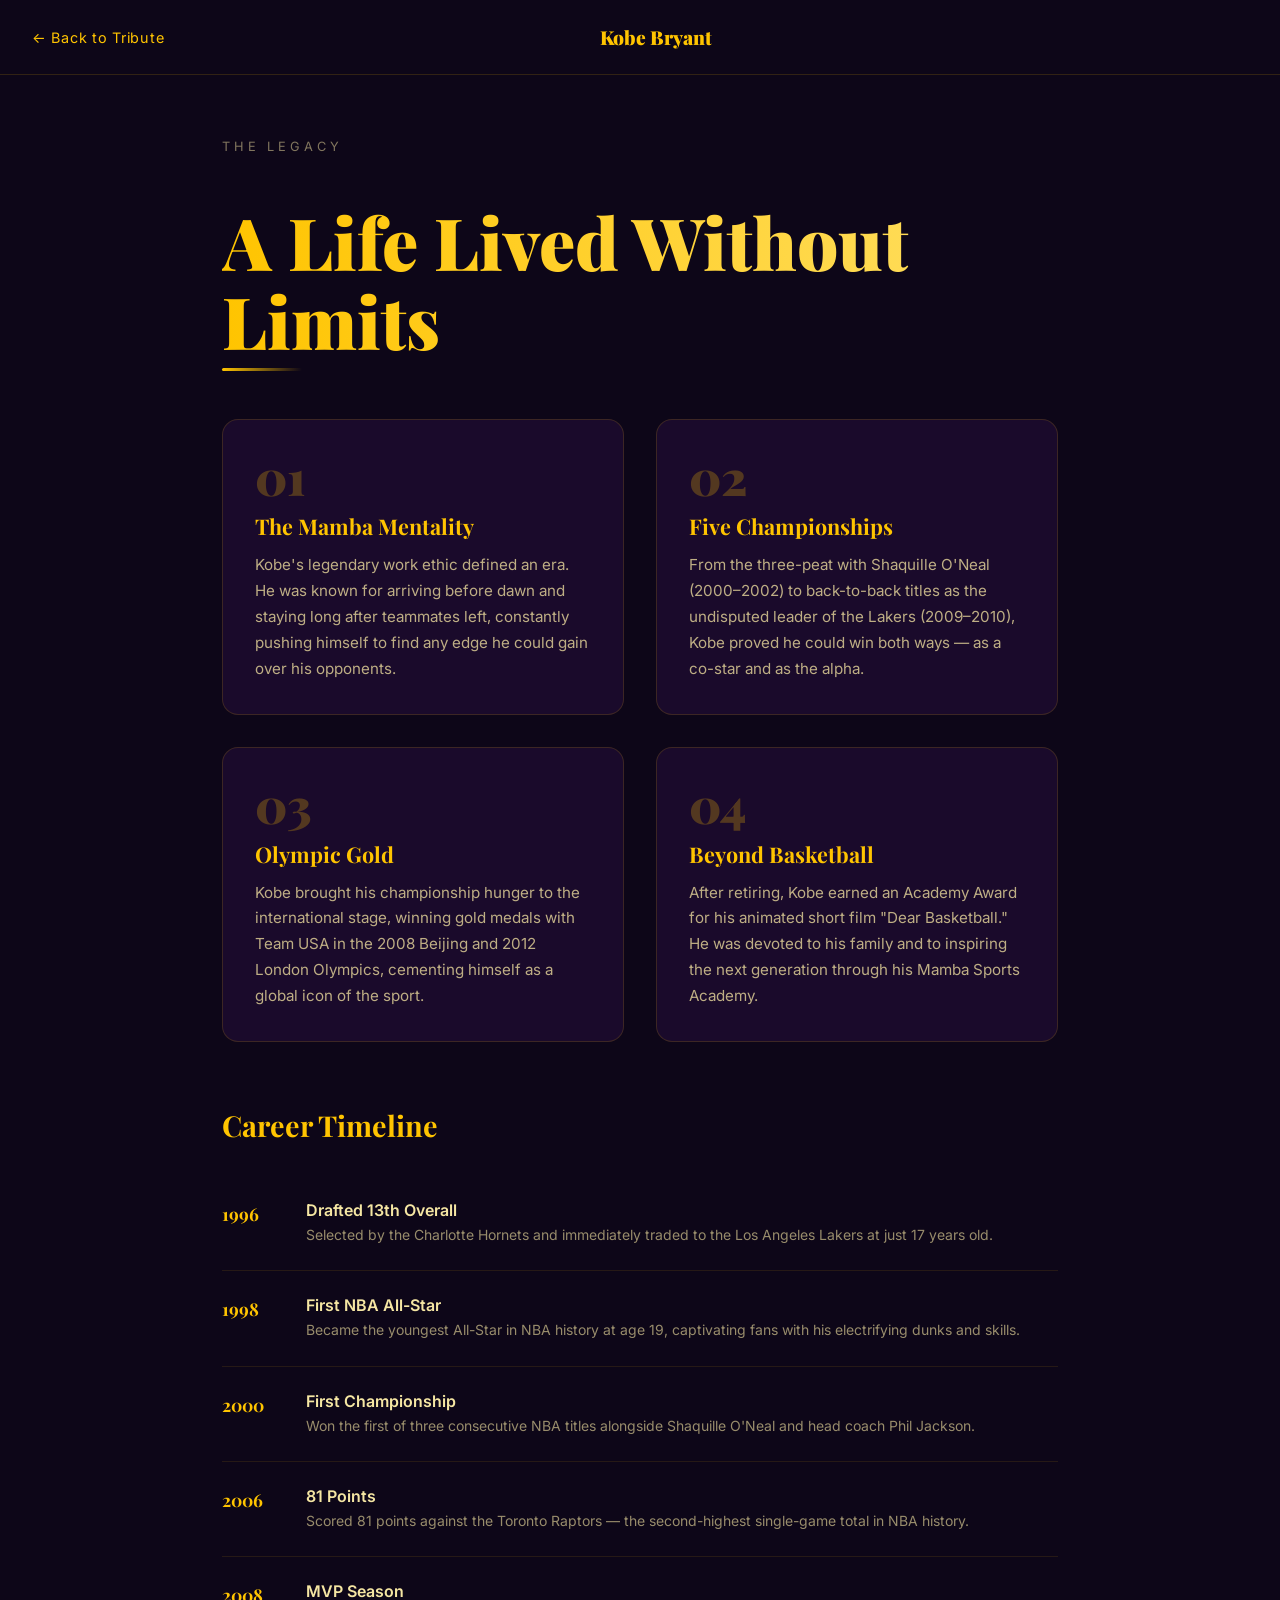
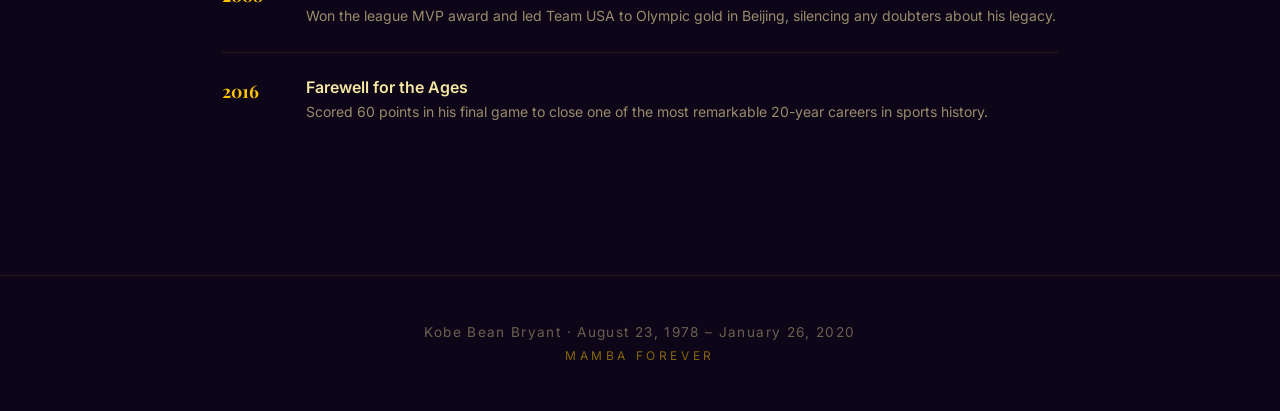
<file: content.html>
<!DOCTYPE html>
<html lang="en">
<head>
  <meta charset="UTF-8" />
  <meta name="viewport" content="width=device-width, initial-scale=1.0" />
  <title>Kobe Bryant – Legacy Content</title>
  <style>
    @import url('https://fonts.googleapis.com/css2?family=Playfair+Display:ital,wght@0,700;0,900;1,700&family=Inter:wght@300;400;500;600&display=swap');

    * { margin: 0; padding: 0; box-sizing: border-box; }

    body {
      font-family: 'Inter', sans-serif;
      background-color: #0d0618;
      color: #f5e6a3;
      min-height: 100vh;
      overflow-x: hidden;
    }

    header {
      padding: 1.5rem 2rem;
      border-bottom: 1px solid rgba(255, 196, 0, 0.15);
      display: flex;
      align-items: center;
      justify-content: space-between;
    }

    .back-link {
      display: inline-flex;
      align-items: center;
      gap: 0.5rem;
      color: #ffc400;
      text-decoration: none;
      font-size: 0.9rem;
      letter-spacing: 0.05em;
      transition: opacity 0.2s;
    }
    .back-link:hover { opacity: 0.75; }

    .header-title {
      font-family: 'Playfair Display', serif;
      font-size: 1.2rem;
      font-weight: 900;
      color: #ffc400;
    }

    main {
      max-width: 900px;
      margin: 0 auto;
      padding: 4rem 2rem;
    }

    .page-title {
      font-family: 'Playfair Display', serif;
      font-size: clamp(2.5rem, 6vw, 4.5rem);
      font-weight: 900;
      line-height: 1.1;
      background: linear-gradient(90deg, #ffc400, #ffe066, #ffc400);
      background-size: 200% auto;
      -webkit-background-clip: text;
      background-clip: text;
      -webkit-text-fill-color: transparent;
      animation: shimmer 3s linear infinite;
      margin-bottom: 0.5rem;
    }

    @keyframes shimmer {
      0% { background-position: -200% center; }
      100% { background-position: 200% center; }
    }

    .page-subtitle {
      color: rgba(245, 230, 163, 0.5);
      letter-spacing: 0.3em;
      text-transform: uppercase;
      font-size: 0.8rem;
      margin-bottom: 3rem;
    }

    .divider {
      width: 80px;
      height: 3px;
      background: linear-gradient(90deg, #ffc400, transparent);
      margin-bottom: 3rem;
      border-radius: 2px;
    }

    .content-grid {
      display: grid;
      grid-template-columns: 1fr;
      gap: 2rem;
    }

    @media (min-width: 640px) {
      .content-grid { grid-template-columns: 1fr 1fr; }
    }

    .content-card {
      background: rgba(80, 30, 120, 0.2);
      border: 1px solid rgba(255, 196, 0, 0.15);
      border-radius: 1rem;
      padding: 2rem;
      transition: border-color 0.3s, box-shadow 0.3s;
    }
    .content-card:hover {
      border-color: rgba(255, 196, 0, 0.4);
      box-shadow: 0 0 30px rgba(255, 196, 0, 0.1);
    }

    .card-number {
      font-family: 'Playfair Display', serif;
      font-size: 3rem;
      font-weight: 900;
      color: rgba(255, 196, 0, 0.25);
      line-height: 1;
      margin-bottom: 0.75rem;
    }

    .card-title {
      font-family: 'Playfair Display', serif;
      font-size: 1.35rem;
      font-weight: 700;
      color: #ffc400;
      margin-bottom: 0.75rem;
    }

    .card-text {
      color: rgba(245, 230, 163, 0.75);
      font-size: 0.95rem;
      line-height: 1.7;
    }

    .timeline-section {
      margin-top: 4rem;
    }

    .section-heading {
      font-family: 'Playfair Display', serif;
      font-size: 1.8rem;
      font-weight: 700;
      color: #ffc400;
      margin-bottom: 2rem;
    }

    .timeline-item {
      display: flex;
      gap: 1.5rem;
      padding: 1.5rem 0;
      border-bottom: 1px solid rgba(255, 196, 0, 0.1);
    }
    .timeline-item:last-child { border-bottom: none; }

    .timeline-year {
      font-family: 'Playfair Display', serif;
      font-size: 1.1rem;
      font-weight: 700;
      color: #ffc400;
      min-width: 60px;
      padding-top: 2px;
    }

    .timeline-content h4 {
      font-weight: 600;
      font-size: 1rem;
      color: #f5e6a3;
      margin-bottom: 0.25rem;
    }
    .timeline-content p {
      font-size: 0.875rem;
      color: rgba(245, 230, 163, 0.6);
      line-height: 1.6;
    }

    footer {
      text-align: center;
      padding: 3rem 2rem;
      border-top: 1px solid rgba(255, 196, 0, 0.1);
      margin-top: 4rem;
    }
    footer p {
      color: rgba(245, 230, 163, 0.4);
      font-size: 0.85rem;
      letter-spacing: 0.1em;
    }
    footer .mamba {
      color: rgba(255, 196, 0, 0.5);
      text-transform: uppercase;
      letter-spacing: 0.3em;
      font-size: 0.75rem;
      margin-top: 0.5rem;
    }
  </style>
</head>
<body>

  <header>
    <a href="/Kobe-Tribute/" class="back-link">
      ← Back to Tribute
    </a>
    <div class="header-title">Kobe Bryant</div>
    <div style="width:100px"></div>
  </header>

  <main>
    <p class="page-subtitle">The Legacy</p>
    <h1 class="page-title">A Life Lived Without Limits</h1>
    <div class="divider"></div>

    <div class="content-grid">
      <div class="content-card">
        <div class="card-number">01</div>
        <h3 class="card-title">The Mamba Mentality</h3>
        <p class="card-text">
          Kobe's legendary work ethic defined an era. He was known for arriving before dawn
          and staying long after teammates left, constantly pushing himself to find any edge
          he could gain over his opponents.
        </p>
      </div>
      <div class="content-card">
        <div class="card-number">02</div>
        <h3 class="card-title">Five Championships</h3>
        <p class="card-text">
          From the three-peat with Shaquille O'Neal (2000–2002) to back-to-back titles as
          the undisputed leader of the Lakers (2009–2010), Kobe proved he could win both
          ways — as a co-star and as the alpha.
        </p>
      </div>
      <div class="content-card">
        <div class="card-number">03</div>
        <h3 class="card-title">Olympic Gold</h3>
        <p class="card-text">
          Kobe brought his championship hunger to the international stage, winning gold
          medals with Team USA in the 2008 Beijing and 2012 London Olympics, cementing
          himself as a global icon of the sport.
        </p>
      </div>
      <div class="content-card">
        <div class="card-number">04</div>
        <h3 class="card-title">Beyond Basketball</h3>
        <p class="card-text">
          After retiring, Kobe earned an Academy Award for his animated short film
          "Dear Basketball." He was devoted to his family and to inspiring the next
          generation through his Mamba Sports Academy.
        </p>
      </div>
    </div>

    <div class="timeline-section">
      <h2 class="section-heading">Career Timeline</h2>
      <div class="timeline-item">
        <div class="timeline-year">1996</div>
        <div class="timeline-content">
          <h4>Drafted 13th Overall</h4>
          <p>Selected by the Charlotte Hornets and immediately traded to the Los Angeles Lakers at just 17 years old.</p>
        </div>
      </div>
      <div class="timeline-item">
        <div class="timeline-year">1998</div>
        <div class="timeline-content">
          <h4>First NBA All-Star</h4>
          <p>Became the youngest All-Star in NBA history at age 19, captivating fans with his electrifying dunks and skills.</p>
        </div>
      </div>
      <div class="timeline-item">
        <div class="timeline-year">2000</div>
        <div class="timeline-content">
          <h4>First Championship</h4>
          <p>Won the first of three consecutive NBA titles alongside Shaquille O'Neal and head coach Phil Jackson.</p>
        </div>
      </div>
      <div class="timeline-item">
        <div class="timeline-year">2006</div>
        <div class="timeline-content">
          <h4>81 Points</h4>
          <p>Scored 81 points against the Toronto Raptors — the second-highest single-game total in NBA history.</p>
        </div>
      </div>
      <div class="timeline-item">
        <div class="timeline-year">2008</div>
        <div class="timeline-content">
          <h4>MVP Season</h4>
          <p>Won the league MVP award and led Team USA to Olympic gold in Beijing, silencing any doubters about his legacy.</p>
        </div>
      </div>
      <div class="timeline-item">
        <div class="timeline-year">2016</div>
        <div class="timeline-content">
          <h4>Farewell for the Ages</h4>
          <p>Scored 60 points in his final game to close one of the most remarkable 20-year careers in sports history.</p>
        </div>
      </div>
    </div>
  </main>

  <footer>
    <p>Kobe Bean Bryant · August 23, 1978 – January 26, 2020</p>
    <p class="mamba">Mamba Forever</p>
  </footer>

</body>
</html>
</file>
